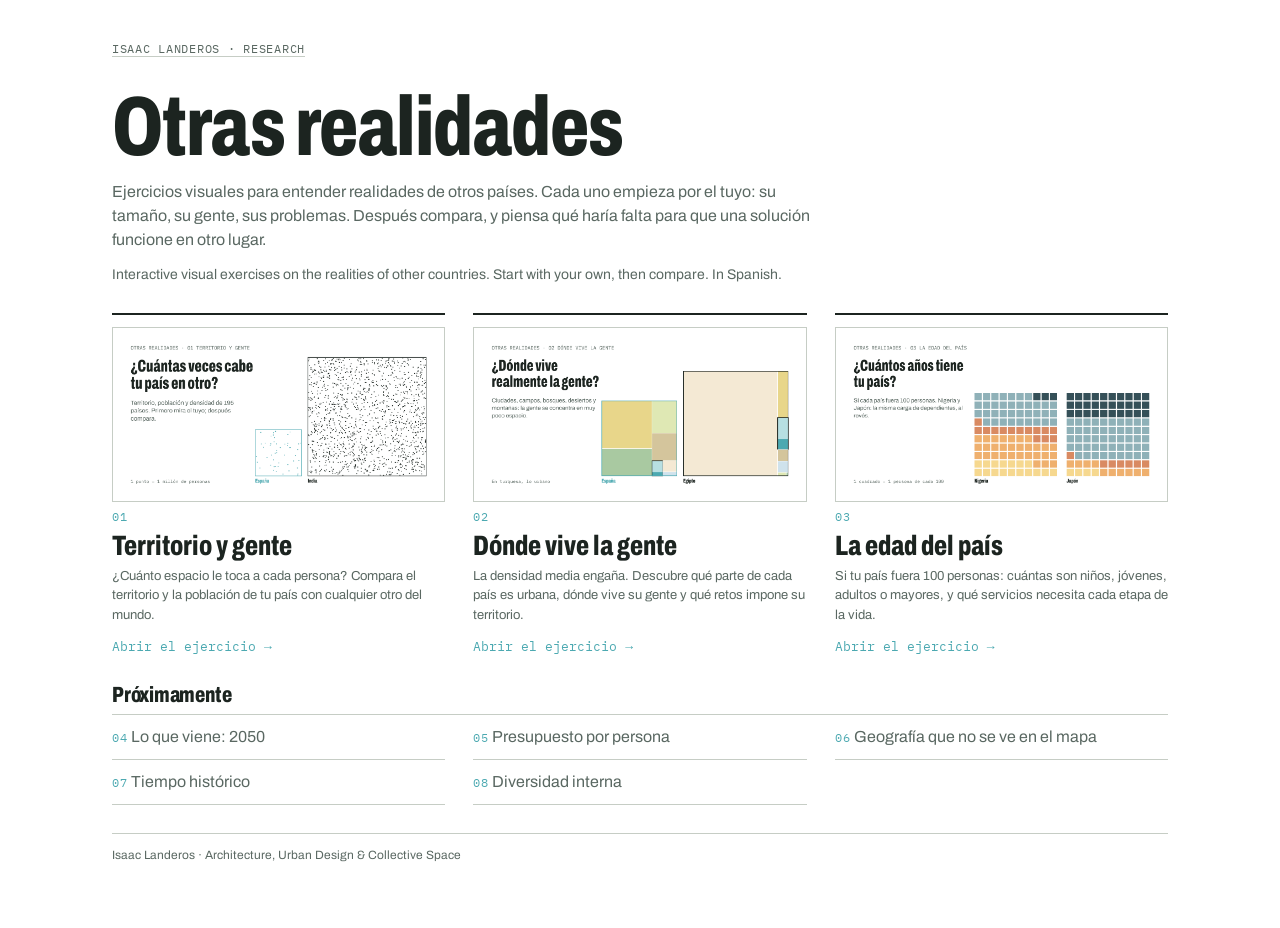
<file: index.html>
<!doctype html>
<html lang="es"><head><meta charset="utf-8">
<meta name="viewport" content="width=device-width, initial-scale=1, viewport-fit=cover">
<title>Otras realidades · Isaac Landeros</title>
<meta name="description" content="Ejercicios visuales para entender realidades de otros países. Cada uno empieza por el tuyo: su tamaño, su gente, sus problemas. Después compara, y piensa qué haría falta para que una solución funcione en otro lugar.">
<meta property="og:title" content="Otras realidades">
<meta property="og:description" content="Interactive visual exercises on the realities of other countries. Start with your own, then compare. In Spanish.">
<meta property="og:type" content="website"><meta property="og:url" content="https://isaac-landeros.github.io/otras-realidades/">
<meta property="og:image" content="https://isaac-landeros.github.io/otras-realidades/og.png"><meta property="og:image:width" content="1200"><meta property="og:image:height" content="630">
<meta name="twitter:card" content="summary_large_image"><link rel="canonical" href="https://isaac-landeros.github.io/otras-realidades/">
<link rel="stylesheet" href="shared/css/theme.css"><link rel="stylesheet" href="shared/css/base.css">
<style>
  body{height:auto}
  main{max-width:68rem; margin:0 auto; padding-block:40px 64px; padding-left:max(16px,env(safe-area-inset-left,0px)); padding-right:max(16px,env(safe-area-inset-right,0px)); display:grid; gap:28px}
  header{display:grid; gap:12px; max-width:44rem}
  header h1{font-size:clamp(44px,8vw,84px)}
  .en{font-size:14px; color:var(--c-muted)}
  ul{list-style:none; margin:0; padding:0}
  .cards{display:grid; grid-template-columns:repeat(auto-fill,minmax(min(100%,300px),1fr)); gap:28px}
  .card{display:flex; flex-direction:column; gap:6px; color:inherit; text-decoration:none; border-top:2px solid var(--c-ink); padding-top:12px; height:100%}
  .card img{width:100%; height:auto; aspect-ratio:1200/630; object-fit:cover; border:1px solid var(--c-rule); background:var(--c-panel)}
  .card b{font-family:var(--f-display); font-stretch:var(--display-stretch); font-weight:var(--display-weight); font-size:28px; line-height:1.02}
  .card .go{margin-top:auto; padding-top:6px; font-family:var(--f-mono); font-size:13px; color:var(--c-home)}
  .card:hover b{color:var(--c-home)}
  .card:focus-visible{outline:2px solid var(--c-home); outline-offset:4px}
  .prox h2{font-size:22px; margin-bottom:8px}
  .prox ul{display:grid; grid-template-columns:repeat(auto-fill,minmax(min(100%,260px),1fr)); gap:0 28px; border-top:1px solid var(--c-rule)}
  .prox li{padding:10px 0; border-bottom:1px solid var(--c-rule); color:var(--c-muted)}
  footer{font-size:12px; color:var(--c-muted); border-top:1px solid var(--c-rule); padding-top:12px}
</style>
</head><body><main>
<div class="brand"><a class="back" href="https://www.isaaclanderos.com/research">Isaac Landeros · Research</a></div>
<header>
  <h1>Otras realidades</h1>
  <p class="lede">Ejercicios visuales para entender realidades de otros países. Cada uno empieza por el tuyo: su tamaño, su gente, sus problemas. Después compara, y piensa qué haría falta para que una solución funcione en otro lugar.</p>
  <p class="en" lang="en">Interactive visual exercises on the realities of other countries. Start with your own, then compare. In Spanish.</p>
</header>

<ul class="cards"><li><a class="card" href="./01-territorio/">
      <img src="./01-territorio/og.png" alt="" width="1200" height="630" loading="lazy">
      <span class="eyebrow">01</span><b>Territorio y gente</b><span class="small">¿Cuánto espacio le toca a cada persona? Compara el territorio y la población de tu país con cualquier otro del mundo.</span>
      <span class="go">Abrir el ejercicio →</span></a></li><li><a class="card" href="./02-donde-vive/">
      <img src="./02-donde-vive/og.png" alt="" width="1200" height="630" loading="lazy">
      <span class="eyebrow">02</span><b>Dónde vive la gente</b><span class="small">La densidad media engaña. Descubre qué parte de cada país es urbana, dónde vive su gente y qué retos impone su territorio.</span>
      <span class="go">Abrir el ejercicio →</span></a></li><li><a class="card" href="./03-edad/">
      <img src="./03-edad/og.png" alt="" width="1200" height="630" loading="lazy">
      <span class="eyebrow">03</span><b>La edad del país</b><span class="small">Si tu país fuera 100 personas: cuántas son niños, jóvenes, adultos o mayores, y qué servicios necesita cada etapa de la vida.</span>
      <span class="go">Abrir el ejercicio →</span></a></li></ul>
<section class="prox"><h2>Próximamente</h2><ul><li><span class="eyebrow">04</span> Lo que viene: 2050</li><li><span class="eyebrow">05</span> Presupuesto por persona</li><li><span class="eyebrow">06</span> Geografía que no se ve en el mapa</li><li><span class="eyebrow">07</span> Tiempo histórico</li><li><span class="eyebrow">08</span> Diversidad interna</li></ul></section>
<footer>Isaac Landeros · Architecture, Urban Design &amp; Collective Space</footer>
</main></body></html>
</file>
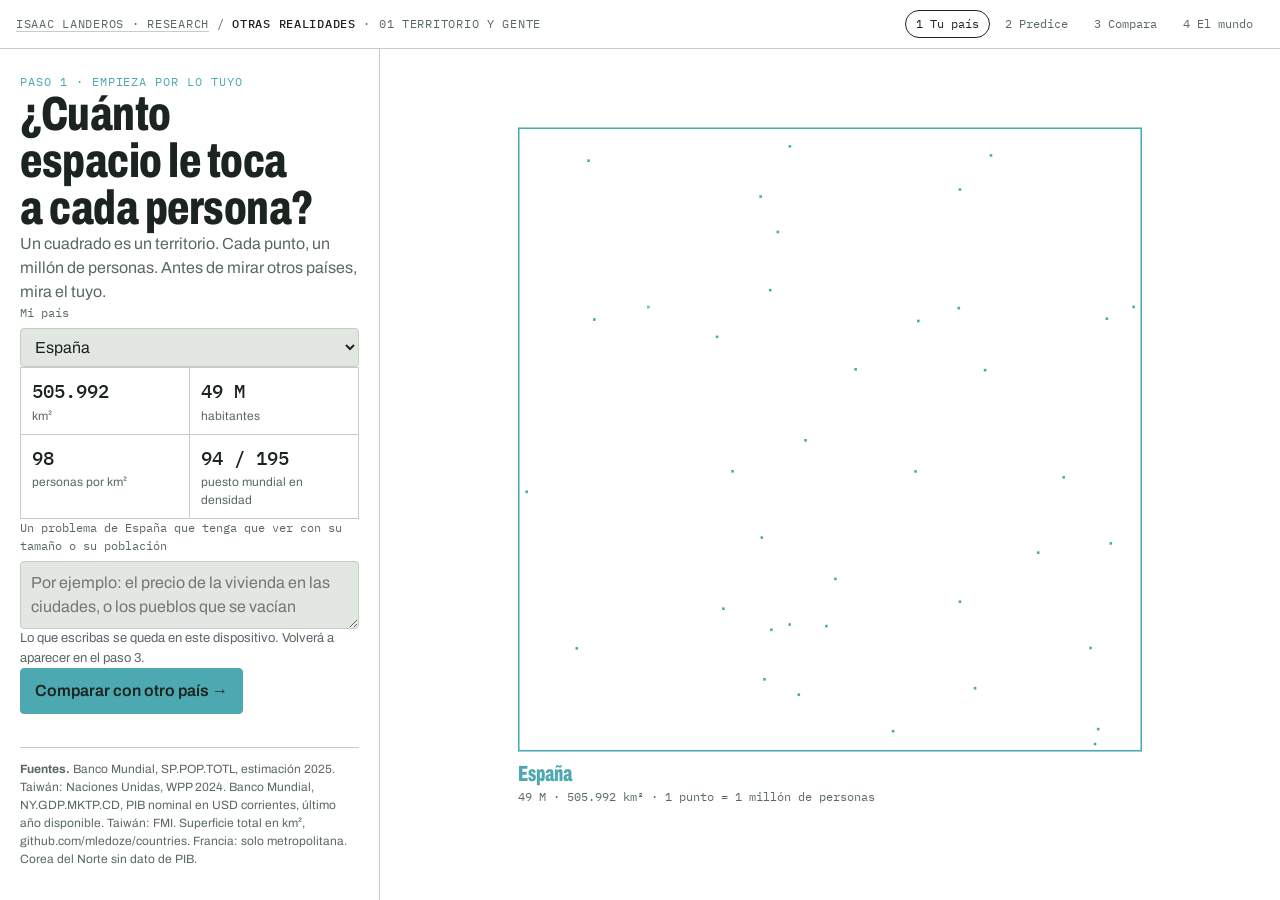
<file: 01-territorio/index.html>
<!doctype html>
<html lang="es">
<head>
<meta charset="utf-8">
<meta name="viewport" content="width=device-width, initial-scale=1, viewport-fit=cover">
<title>Territorio y gente · Otras realidades</title>
<meta name="description" content="¿Cuánto espacio le toca a cada persona? Compara el territorio y la población de tu país con cualquier otro del mundo.">
<!-- Vista previa al compartir el enlace (rellenar al publicar) -->
<meta property="og:title" content="¿Cuántas veces cabe tu país en otro?">
<meta property="og:description" content="Territorio y gente · Otras realidades, ejercicio 01">
<meta property="og:type" content="website">
<meta property="og:url" content="https://isaac-landeros.github.io/otras-realidades/01-territorio/">
<meta property="og:image" content="https://isaac-landeros.github.io/otras-realidades/01-territorio/og.png">
<meta property="og:image:width" content="1200">
<meta property="og:image:height" content="630">
<meta name="twitter:card" content="summary_large_image">
<link rel="canonical" href="https://isaac-landeros.github.io/otras-realidades/01-territorio/">
<link rel="preload" href="../shared/fonts/archivo-var.woff2" as="font" type="font/woff2" crossorigin>
<link rel="stylesheet" href="../shared/css/theme.css">
<link rel="stylesheet" href="../shared/css/base.css">
</head>
<body>

<!-- ================= MODO INTERACTIVO ================= -->
<div class="app" id="app">
  <header class="bar">
    <div class="brand"><a class="back" href="https://www.isaaclanderos.com/research" title="Volver a Research">Isaac Landeros · Research</a> / <b>Otras realidades</b> · 01 Territorio y gente</div>
    <nav class="steps" aria-label="Pasos">
      <button data-go="home">1 Tu país</button>
      <button data-go="guess">2 Predice</button>
      <button data-go="reveal">3 Compara</button>
      <button data-go="world">4 El mundo</button>
    </nav>
  </header>

  <div class="main" id="main">
    <aside class="panel" id="panel">

      <!-- Escena 1 -->
      <section data-scene="home">
        <div class="eyebrow">Paso 1 · Empieza por lo tuyo</div>
        <h1>¿Cuánto espacio le toca a cada persona?</h1>
        <p class="lede">Un cuadrado es un territorio. Cada punto, un millón de personas. Antes de mirar otros países, mira el tuyo.</p>
        <label class="field"><span>Mi país</span><select id="home"></select></label>
        <div class="tiles" id="homeTiles"></div>
        <label class="field"><span id="problemLabel">Un problema de mi país que tenga que ver con su tamaño o su población</span>
          <textarea id="problem" placeholder="Por ejemplo: el precio de la vivienda en las ciudades, o los pueblos que se vacían"></textarea></label>
        <p class="small">Lo que escribas se queda en este dispositivo. Volverá a aparecer en el paso 3.</p>
        <div class="actions"><button class="btn btn-primary" data-go="guess">Comparar con otro país →</button></div>
      </section>

      <!-- Escena 2 -->
      <section data-scene="guess" hidden>
        <div class="eyebrow">Paso 2 · Antes de mirar, predice</div>
        <p class="notice" id="sharedNotice" hidden></p>
        <h2 id="guessTitle"></h2>
        <div class="row">
          <label class="field"><span>Comparar con</span><select id="other"></select></label>
          <div style="flex:0 0 auto"><button class="btn btn-ghost" id="random">Sorpréndeme</button></div>
        </div>
        <label class="field"><span id="gaLabel"></span><output id="gaOut"></output>
          <input type="range" id="ga" min="-3" max="3" step="0.01" value="0"></label>
        <label class="field"><span id="gpLabel"></span><output id="gpOut"></output>
          <input type="range" id="gp" min="-3" max="3" step="0.01" value="0"></label>
        <p class="small">El cuadrado de la derecha es tu predicción. Muévelo hasta que te parezca correcto.</p>
        <div class="actions"><button class="btn btn-primary" id="revealBtn">Revelar</button></div>
      </section>

      <!-- Escena 3 -->
      <section data-scene="reveal" hidden>
        <div class="eyebrow">Paso 3 · Compara</div>
        <h2 id="revealTitle"></h2>
        <div class="verdict" id="verdict"></div>
        <div id="equiv" class="small"></div>
        <p class="prompt" id="reflect"></p>
        <div class="actions">
          <button class="btn btn-primary" id="shareImg">Guardar imagen</button>
          <button class="btn" id="copyLink">Copiar enlace</button>
        </div>
        <div class="actions">
          <button class="btn btn-ghost" data-go="guess">Otro país</button>
          <button class="btn btn-ghost" data-go="world">Ver el mundo</button>
          <button class="btn btn-ghost" id="toReel">Versión para Reels</button>
        </div>
      </section>

      <!-- Escena 4 -->
      <section data-scene="world" hidden>
        <div class="eyebrow">Paso 4 · El mundo</div>
        <h2>El mundo frente a <span class="home-name" id="worldHome"></span></h2>
        <label class="field"><span>Comparar todos con</span><select id="home2"></select></label>
        <p class="legend-line"><i class="sw-home"></i><span id="worldLegend"></span></p>
        <h3 class="sub" id="viewTitle">Muestra diversa</h3>
        <div class="row">
          <label class="field"><span>Qué países ver</span><select id="view">
            <option value="sample">Muestra diversa (40)</option>
            <option value="gdp">Top 30 por PIB</option>
            <option value="pop">Top 30 por población</option>
            <option value="all">Todos (195)</option></select></label>
          <label class="field"><span>Continente</span><select id="cont"><option value="">Todos</option></select></label>
          <label class="field"><span>Ordenar por</span><select id="sort">
            <option value="cont">Continente</option><option value="d">Densidad</option>
            <option value="p">Población</option><option value="a">Territorio</option></select></label>
        </div>
        <div class="tiles" id="covTiles"></div>
        <div class="tiles five" id="contTiles"></div>
        <p class="small" id="viewNote"></p>
        <p class="small" id="worldHelp"></p>
      </section>

      <footer class="sources" id="sources"></footer>
    </aside>

    <div class="stage" id="stage" aria-label="Visualización">
      <div class="stage-tag" id="stageTag" hidden><i class="sw-home"></i><span id="stageTagText"></span></div>
    </div>
  </div>
</div>

<!-- ================= MODO EXPORTACIÓN ================= -->
<div class="export" id="export" hidden>
  <div class="tools">
    <button class="btn btn-ghost" id="exBack">← Volver</button>
    <select id="exFormat" aria-label="Formato">
      <option value="reel">Reel 1080×1920</option>
      <option value="post">Publicación 1080×1350</option>
    </select>
    <select id="exTheme" aria-label="Tema">
      <option value="light">Claro</option><option value="dark">Oscuro</option>
    </select>
    <button class="btn" id="exPlay">Reproducir</button>
    <button class="btn btn-primary" id="exRec">Grabar vídeo</button>
    <button class="btn" id="exPng">Guardar fotograma</button>
    <span class="small" id="exInfo"></span>
  </div>
  <div class="frame" id="exFrame"></div>
</div>

<script src="../shared/lib/p5.min.js"></script>
<script src="../shared/data/countries.js"></script>
<script src="../shared/js/core.js"></script>
<script src="sketch.js"></script>
</body>
</html>
</file>
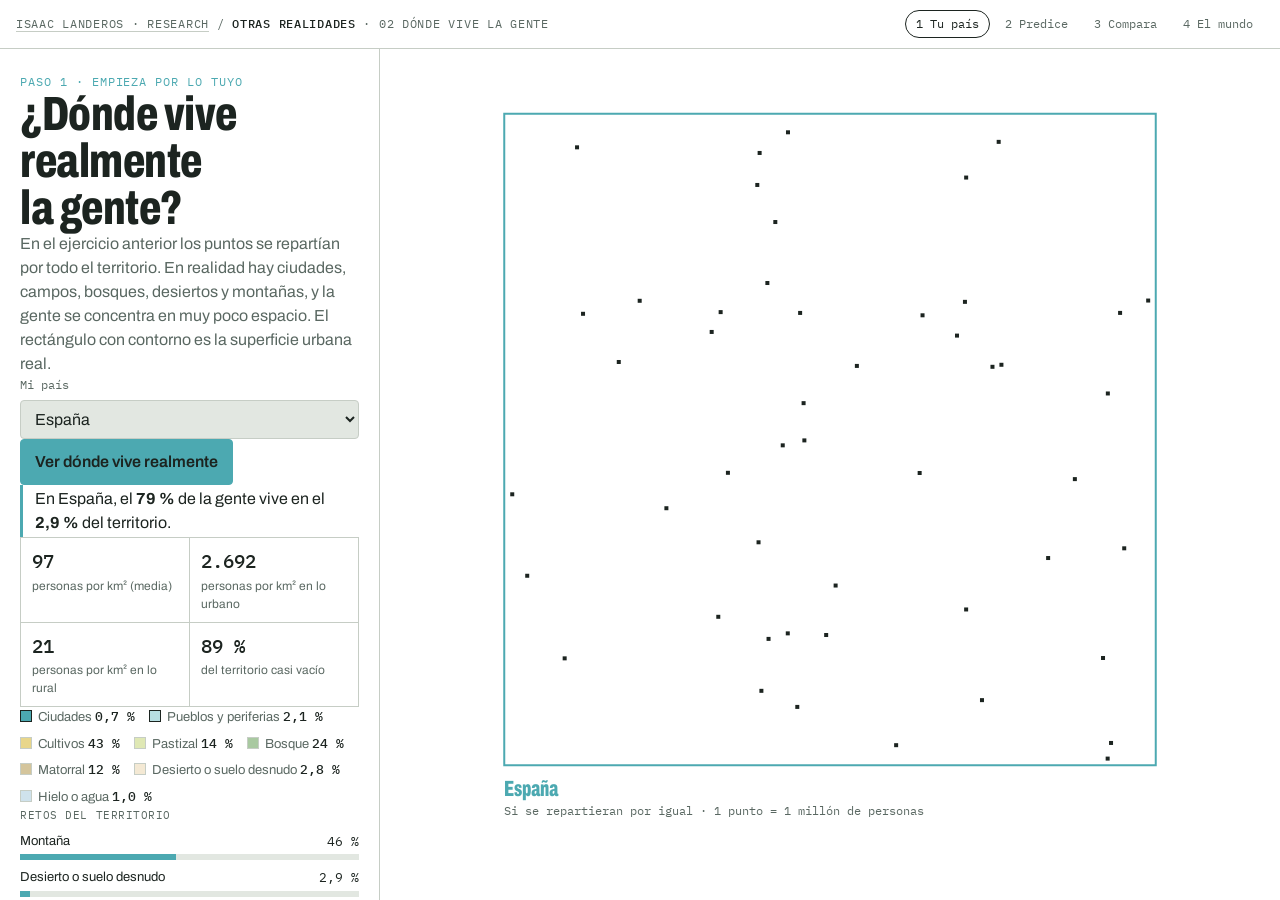
<file: 02-donde-vive/index.html>
<!doctype html>
<html lang="es">
<head>
<meta charset="utf-8">
<meta name="viewport" content="width=device-width, initial-scale=1, viewport-fit=cover">
<title>Dónde vive la gente · Otras realidades</title>
<meta name="description" content="La densidad media engaña. Descubre qué parte de cada país es urbana, dónde vive su gente y qué retos impone su territorio.">
<!-- Vista previa al compartir el enlace (tools/preparar-publicacion.py completa og:url y og:image) -->
<meta property="og:title" content="¿Dónde vive realmente la gente?">
<meta property="og:description" content="Dónde vive la gente · Otras realidades, ejercicio 02">
<meta property="og:type" content="website">
<meta property="og:url" content="https://isaac-landeros.github.io/otras-realidades/02-donde-vive/">
<meta property="og:image" content="https://isaac-landeros.github.io/otras-realidades/02-donde-vive/og.png">
<meta property="og:image:width" content="1200">
<meta property="og:image:height" content="630">
<meta name="twitter:card" content="summary_large_image">
<link rel="canonical" href="https://isaac-landeros.github.io/otras-realidades/02-donde-vive/">
<link rel="preload" href="../shared/fonts/archivo-var.woff2" as="font" type="font/woff2" crossorigin>
<link rel="stylesheet" href="../shared/css/theme.css">
<link rel="stylesheet" href="../shared/css/base.css">
</head>
<body>

<!-- ================= MODO INTERACTIVO ================= -->
<div class="app" id="app">
  <header class="bar">
    <div class="brand"><a class="back" href="https://www.isaaclanderos.com/research" title="Volver a Research">Isaac Landeros · Research</a> / <b>Otras realidades</b> · 02 Dónde vive la gente</div>
    <nav class="steps" aria-label="Pasos">
      <button data-go="home">1 Tu país</button>
      <button data-go="guess">2 Predice</button>
      <button data-go="reveal">3 Compara</button>
      <button data-go="world">4 El mundo</button>
    </nav>
  </header>

  <div class="main" id="main">
    <aside class="panel" id="panel">

      <!-- Escena 1 -->
      <section data-scene="home">
        <div class="eyebrow">Paso 1 · Empieza por lo tuyo</div>
        <h1>¿Dónde vive realmente la gente?</h1>
        <p class="lede" id="homeLede"></p>
        <label class="field"><span>Mi país</span><select id="home"></select></label>
        <div class="actions"><button class="btn btn-primary" id="morphBtn"></button></div>
        <p class="prompt" id="homeLine"></p>
        <div class="tiles" id="homeTiles"></div>
        <div class="land-legend" id="homeLegend"></div>
        <div class="retos" id="homeRetos"></div>
        <p class="prompt" id="homePrompt"></p>
        <div class="actions"><button class="btn" data-go="guess">Comparar con otro país →</button></div>
      </section>

      <!-- Escena 2 -->
      <section data-scene="guess" hidden>
        <div class="eyebrow">Paso 2 · Antes de mirar, predice</div>
        <p class="notice" id="sharedNotice" hidden></p>
        <h2 id="guessTitle"></h2>
        <div class="row">
          <label class="field"><span>Comparar con</span><select id="other"></select></label>
          <div style="flex:0 0 auto"><button class="btn btn-ghost" id="random">Sorpréndeme</button></div>
        </div>
        <label class="field"><span id="gaLabel"></span><output id="gaOut"></output>
          <input type="range" id="ga" min="0" max="1" step="0.005"></label>
        <label class="field"><span id="gpLabel"></span><output id="gpOut"></output>
          <input type="range" id="gp" min="0" max="100" step="1"></label>
        <p class="small" id="guessHelp"></p>
        <div class="actions"><button class="btn btn-primary" id="revealBtn">Revelar</button></div>
        <div class="land-legend" id="guessLegend"></div>
      </section>

      <!-- Escena 3 -->
      <section data-scene="reveal" hidden>
        <div class="eyebrow">Paso 3 · Compara</div>
        <h2 id="revealTitle"></h2>
        <div class="verdict" id="verdict"></div>
        <div class="retos" id="cmpRetos"></div>
        <p class="prompt" id="reflect"></p>
        <div class="actions">
          <button class="btn btn-primary" id="shareImg">Guardar imagen</button>
          <button class="btn" id="copyLink">Copiar enlace</button>
        </div>
        <div class="actions">
          <button class="btn btn-ghost" data-go="guess">Otro país</button>
          <button class="btn btn-ghost" data-go="world">Ver el mundo</button>
          <button class="btn btn-ghost" id="toReel">Versión para Reels</button>
        </div>
      </section>

      <!-- Escena 4 -->
      <section data-scene="world" hidden>
        <div class="eyebrow">Paso 4 · El mundo</div>
        <h2>El mundo frente a <span class="home-name" id="worldHome"></span></h2>
        <label class="field"><span>Comparar todos con</span><select id="home2"></select></label>
        <p class="legend-line"><span class="swatch urb" style="background:var(--c-home)"></span><span id="worldLegend"></span></p>
        <div class="row">
          <label class="field"><span>Qué países ver</span><select id="view"></select></label>
          <label class="field"><span>Continente</span><select id="cont"><option value="">Todos</option></select></label>
          <label class="field"><span>Ordenar por</span><select id="sort"></select></label>
        </div>
        <div class="land-legend" id="worldLand"></div>
        <p class="small" id="worldHelp"></p>
      </section>

      <footer class="sources" id="sources"></footer>
    </aside>

    <div class="stage" id="stage" aria-label="Visualización">
      <div class="stage-tag" id="stageTag" hidden><span class="swatch urb" style="background:var(--c-home)"></span><span id="stageTagText"></span></div>
    </div>
  </div>
</div>

<!-- ================= MODO EXPORTACIÓN ================= -->
<div class="export" id="export" hidden>
  <div class="tools">
    <button class="btn btn-ghost" id="exBack">← Volver</button>
    <select id="exFormat" aria-label="Formato">
      <option value="reel">Reel 1080×1920</option>
      <option value="post">Publicación 1080×1350</option>
    </select>
    <select id="exTheme" aria-label="Tema">
      <option value="light">Claro</option><option value="dark">Oscuro</option>
    </select>
    <button class="btn" id="exPlay">Reproducir</button>
    <button class="btn btn-primary" id="exRec">Grabar vídeo</button>
    <button class="btn" id="exPng">Guardar fotograma</button>
    <span class="small" id="exInfo"></span>
  </div>
  <div class="frame" id="exFrame"></div>
</div>

<script src="../shared/lib/p5.min.js"></script>
<script src="../shared/data/countries.js"></script>
<script src="../shared/js/core.js"></script>
<script src="sketch.js"></script>
</body>
</html>
</file>
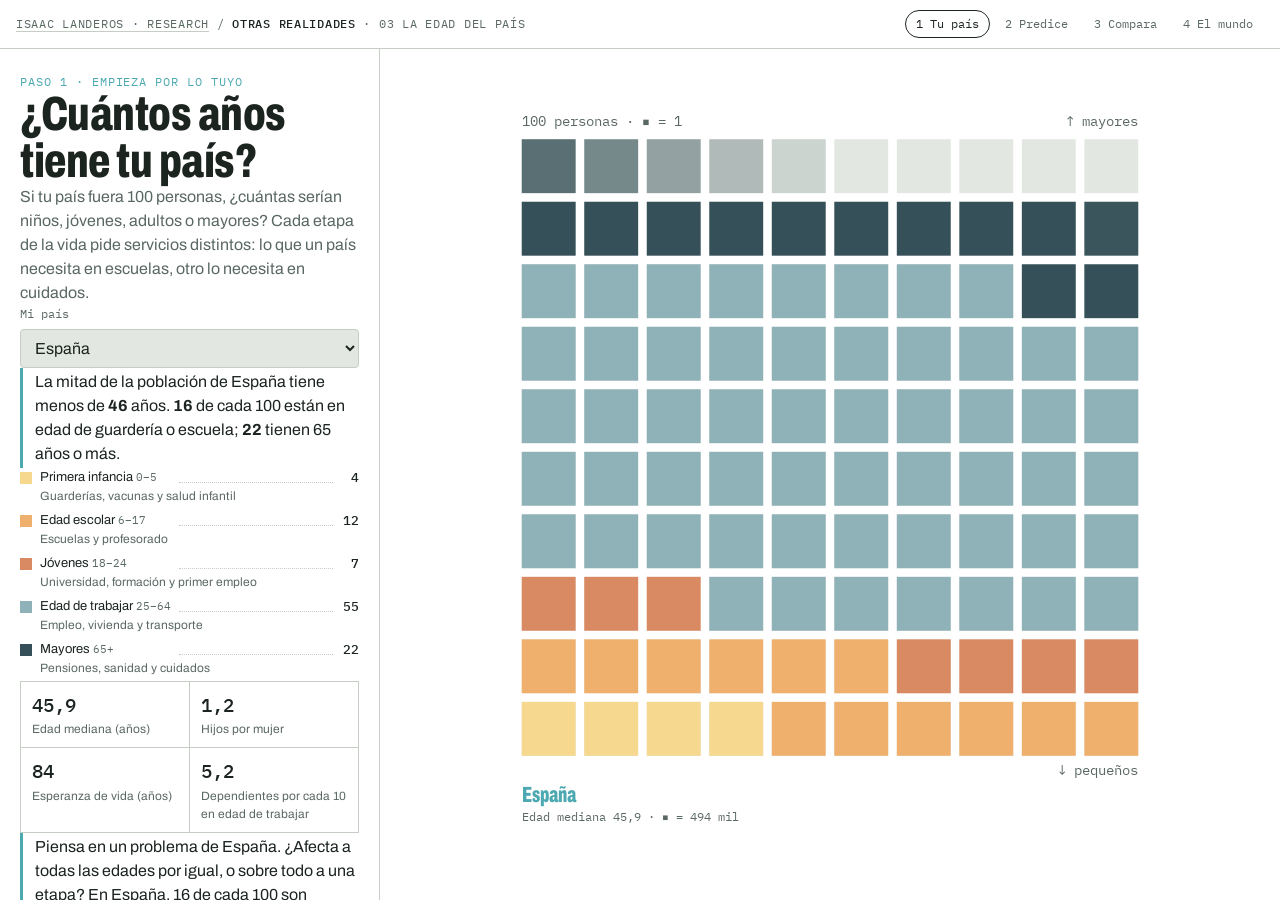
<file: 03-edad/index.html>
<!doctype html>
<html lang="es">
<head>
<meta charset="utf-8">
<meta name="viewport" content="width=device-width, initial-scale=1, viewport-fit=cover">
<title>La edad del país · Otras realidades</title>
<meta name="description" content="Si tu país fuera 100 personas: cuántas son niños, jóvenes, adultos o mayores, y qué servicios necesita cada etapa de la vida.">
<!-- Vista previa al compartir el enlace (tools/preparar-publicacion.py completa og:url y og:image) -->
<meta property="og:title" content="¿Cuántos años tiene tu país?">
<meta property="og:description" content="La edad del país · Otras realidades, ejercicio 03">
<meta property="og:type" content="website">
<meta property="og:url" content="https://isaac-landeros.github.io/otras-realidades/03-edad/">
<meta property="og:image" content="https://isaac-landeros.github.io/otras-realidades/03-edad/og.png">
<meta property="og:image:width" content="1200">
<meta property="og:image:height" content="630">
<meta name="twitter:card" content="summary_large_image">
<link rel="canonical" href="https://isaac-landeros.github.io/otras-realidades/03-edad/">
<link rel="preload" href="../shared/fonts/archivo-var.woff2" as="font" type="font/woff2" crossorigin>
<link rel="stylesheet" href="../shared/css/theme.css">
<link rel="stylesheet" href="../shared/css/base.css">
</head>
<body>

<!-- ================= MODO INTERACTIVO ================= -->
<div class="app" id="app">
  <header class="bar">
    <div class="brand"><a class="back" href="https://www.isaaclanderos.com/research" title="Volver a Research">Isaac Landeros · Research</a> / <b>Otras realidades</b> · 03 La edad del país</div>
    <nav class="steps" aria-label="Pasos">
      <button data-go="home">1 Tu país</button>
      <button data-go="guess">2 Predice</button>
      <button data-go="reveal">3 Compara</button>
      <button data-go="world">4 El mundo</button>
    </nav>
  </header>

  <div class="main" id="main">
    <aside class="panel" id="panel">

      <!-- Escena 1 -->
      <section data-scene="home">
        <div class="eyebrow">Paso 1 · Empieza por lo tuyo</div>
        <h1>¿Cuántos años tiene tu país?</h1>
        <p class="lede" id="homeLede"></p>
        <label class="field"><span>Mi país</span><select id="home"></select></label>
        <p class="prompt" id="homeLine"></p>
        <div class="etapas" id="homeEtapas"></div>
        <div class="tiles" id="homeTiles"></div>
        <p class="prompt" id="homePrompt"></p>
        <div class="actions"><button class="btn btn-primary" data-go="guess">Comparar con otro país →</button></div>
      </section>

      <!-- Escena 2 -->
      <section data-scene="guess" hidden>
        <div class="eyebrow">Paso 2 · Antes de mirar, predice</div>
        <p class="notice" id="sharedNotice" hidden></p>
        <h2 id="guessTitle"></h2>
        <div class="row">
          <label class="field"><span>Comparar con</span><select id="other"></select></label>
          <div style="flex:0 0 auto"><button class="btn btn-ghost" id="random">Sorpréndeme</button></div>
        </div>
        <label class="field"><span id="gyLabel"></span><output id="gyOut"></output>
          <input type="range" id="gy" min="0" max="70" step="1"></label>
        <label class="field"><span id="gmLabel"></span><output id="gmOut"></output>
          <input type="range" id="gm" min="0" max="40" step="1"></label>
        <p class="small" id="guessHelp"></p>
        <div class="actions"><button class="btn btn-primary" id="revealBtn">Revelar</button></div>
        <div class="land-legend" id="guessLegend"></div>
      </section>

      <!-- Escena 3 -->
      <section data-scene="reveal" hidden>
        <div class="eyebrow">Paso 3 · Compara</div>
        <h2 id="revealTitle"></h2>
        <div class="verdict" id="verdict"></div>
        <div class="etapas duo" id="cmpEtapas"></div>
        <div class="retos" id="cmpInd"></div>
        <p class="small" id="equiv"></p>
        <p class="prompt" id="reflect"></p>
        <div class="actions">
          <button class="btn btn-primary" id="shareImg">Guardar imagen</button>
          <button class="btn" id="copyLink">Copiar enlace</button>
        </div>
        <div class="actions">
          <button class="btn btn-ghost" data-go="guess">Otro país</button>
          <button class="btn btn-ghost" data-go="world">Ver el mundo</button>
          <button class="btn btn-ghost" id="toReel">Versión para Reels</button>
        </div>
      </section>

      <!-- Escena 4 -->
      <section data-scene="world" hidden>
        <div class="eyebrow">Paso 4 · El mundo</div>
        <h2>El mundo frente a <span class="home-name" id="worldHome"></span></h2>
        <label class="field"><span>Comparar todos con</span><select id="home2"></select></label>
        <p class="legend-line"><span class="swatch urb" style="background:var(--c-home)"></span><span id="worldLegend"></span></p>
        <div class="row">
          <label class="field"><span>Qué países ver</span><select id="view"></select></label>
          <label class="field"><span>Continente</span><select id="cont"><option value="">Todos</option></select></label>
          <label class="field"><span>Ordenar por</span><select id="sort"></select></label>
        </div>
        <div class="land-legend" id="worldLegendColors"></div>
        <p class="small" id="worldHelp"></p>
      </section>

      <footer class="sources" id="sources"></footer>
    </aside>

    <div class="stage" id="stage" aria-label="Visualización">
      <div class="stage-tag" id="stageTag" hidden><span class="swatch urb" style="background:var(--c-home)"></span><span id="stageTagText"></span></div>
    </div>
  </div>
</div>

<!-- ================= MODO EXPORTACIÓN ================= -->
<div class="export" id="export" hidden>
  <div class="tools">
    <button class="btn btn-ghost" id="exBack">← Volver</button>
    <select id="exFormat" aria-label="Formato">
      <option value="reel">Reel 1080×1920</option>
      <option value="post">Publicación 1080×1350</option>
    </select>
    <select id="exTheme" aria-label="Tema">
      <option value="light">Claro</option><option value="dark">Oscuro</option>
    </select>
    <button class="btn" id="exPlay">Reproducir</button>
    <button class="btn btn-primary" id="exRec">Grabar vídeo</button>
    <button class="btn" id="exPng">Guardar fotograma</button>
    <span class="small" id="exInfo"></span>
  </div>
  <div class="frame" id="exFrame"></div>
</div>

<script src="../shared/lib/p5.min.js"></script>
<script src="../shared/data/countries.js"></script>
<script src="../shared/js/core.js"></script>
<script src="sketch.js"></script>
</body>
</html>
</file>
<file: shared/css/theme.css>
/* ==========================================================================
   OTRAS REALIDADES · TEMA VISUAL
   --------------------------------------------------------------------------
   Este es el ÚNICO archivo que hay que editar para cambiar colores y fuentes
   de toda la serie. Los sketches de p5.js leen estas variables al dibujar,
   así que el lienzo, los textos y las imágenes exportadas cambian a la vez.

   Para cambiar de tipografía:
     1. Copia los archivos .woff2 nuevos en shared/fonts/
     2. Cambia las reglas @font-face de abajo
     3. Cambia --f-display / --f-body / --f-mono
   (Alternativa rápida: sustituye los @font-face por un <link> de Google
    Fonts en cada index.html y escribe aquí los nombres de las familias.)
   ========================================================================== */

/* ---------- Fuentes ---------- */
@font-face{
  font-family:"Archivo";
  src:url("../fonts/archivo-var.woff2") format("woff2");
  font-weight:100 900; font-stretch:62% 125%; font-display:swap;
}
@font-face{
  font-family:"IBM Plex Mono";
  src:url("../fonts/ibm-plex-mono-400.woff2") format("woff2");
  font-weight:400; font-display:swap;
}
@font-face{
  font-family:"IBM Plex Mono";
  src:url("../fonts/ibm-plex-mono-500.woff2") format("woff2");
  font-weight:500; font-display:swap;
}

:root{
  /* Familias */
  --f-display:"Archivo", "Helvetica Neue", Arial, sans-serif;   /* títulos y cifras grandes */
  --f-body:"Archivo", "Helvetica Neue", Arial, sans-serif;      /* texto corrido */
  --f-mono:"IBM Plex Mono", ui-monospace, Menlo, monospace;     /* datos, etiquetas */

  /* Carácter de los títulos (anchura y peso de la fuente variable) */
  --display-stretch:72%;
  --display-weight:800;

  /* ---------- Colores · tema claro ---------- */
  --c-paper:#ffffff;   /* fondo */
  --c-panel:#e2e7e1;   /* superficies, selección */
  --c-ink:#1c2420;     /* texto y contornos */
  --c-muted:#5a6862;   /* texto secundario */
  --c-rule:#c6cdc5;    /* líneas finas */
  --c-home:#4ca9b1;    /* TU país: acento principal */
  --c-dot:#1c2420;     /* puntos de población del otro país */
  --c-on-home:#1c2420; /* texto sobre el acento (oscuro: el blanco no se lee sobre #4ca9b1) */

  /* Ejercicio 02 · urbano */
  --c-city:#4ca9b1;    /* ciudades */
  --c-town:#b7dfe2;    /* pueblos y periferias */
  /* Ejercicio 02 · rural (cobertura del suelo) */
  --c-crop:#e8d68a;    /* cultivos */
  --c-pasture:#dfe8b4; /* pastizal */
  --c-forest:#a9c9a1;  /* bosque */
  --c-shrub:#d4c59c;   /* matorral */
  --c-desert:#f4e9d4;  /* desierto o suelo desnudo */
  --c-icewater:#cfe2ec;/* hielo o agua */
  /* Ejercicio 03 · etapas de vida (cálidos = menores, frío = edad de trabajar, oscuro = mayores) */
  --c-age-infancia:#f6d88f; /* 0–5 */
  --c-age-escolar:#efb06e;  /* 6–17 */
  --c-age-jovenes:#d98a62;  /* 18–24 */
  --c-age-trabajo:#8fb1b8;  /* 25–64 */
  --c-age-mayores:#355058;  /* 65+ */
}

/* ---------- Colores · tema oscuro ---------- */
@media (prefers-color-scheme: dark){
  :root:not([data-theme="light"]){
    --c-paper:#131816; --c-panel:#1b2220; --c-ink:#e4eae5; --c-muted:#91a098;
    --c-rule:#2d3733; --c-home:#4ca9b1; --c-dot:#dbe4de; --c-on-home:#131816;
    --c-city:#4ca9b1; --c-town:#2a5558;
    --c-crop:#6b5d2a; --c-pasture:#4a5530; --c-forest:#2f4a35; --c-shrub:#5a4f36; --c-desert:#3a352b; --c-icewater:#2c4450;
    --c-age-infancia:#e9c56e; --c-age-escolar:#d99552; --c-age-jovenes:#c0704c; --c-age-trabajo:#5d8790; --c-age-mayores:#b9cdd2;
    color-scheme:dark;
  }
}
:root[data-theme="dark"]{
  --c-paper:#131816; --c-panel:#1b2220; --c-ink:#e4eae5; --c-muted:#91a098;
  --c-rule:#2d3733; --c-home:#4ca9b1; --c-dot:#dbe4de; --c-on-home:#131816;
  --c-city:#4ca9b1; --c-town:#2a5558;
  --c-crop:#6b5d2a; --c-pasture:#4a5530; --c-forest:#2f4a35; --c-shrub:#5a4f36; --c-desert:#3a352b; --c-icewater:#2c4450;
  --c-age-infancia:#e9c56e; --c-age-escolar:#d99552; --c-age-jovenes:#c0704c; --c-age-trabajo:#5d8790; --c-age-mayores:#b9cdd2;
  color-scheme:dark;
}
</file>
<file: shared/css/base.css>
/* ==========================================================================
   OTRAS REALIDADES · ESTRUCTURA COMÚN
   Maquetación y componentes compartidos por todos los ejercicios.
   No contiene colores ni fuentes: todo sale de theme.css.
   ========================================================================== */

*,*::before,*::after{box-sizing:border-box}
html,body{height:100%;margin:0}
body{
  background:var(--c-paper); color:var(--c-ink);
  font-family:var(--f-body); font-size:16px; line-height:1.5;
  -webkit-font-smoothing:antialiased;
}
[hidden]{display:none !important}
button,select,input,textarea{font:inherit;color:inherit}

/* ---------- Aplicación a pantalla completa ---------- */
.app{
  height:100dvh; display:grid; grid-template-rows:auto 1fr;
  padding-top:env(safe-area-inset-top,0px); padding-bottom:env(safe-area-inset-bottom,0px);
}
.bar{
  display:flex; align-items:center; justify-content:space-between; gap:12px; flex-wrap:wrap;
  padding-block:10px; border-bottom:1px solid var(--c-rule);
  padding-left:max(16px,env(safe-area-inset-left,0px)); padding-right:max(16px,env(safe-area-inset-right,0px));
}
.brand{font-family:var(--f-mono); font-size:12px; letter-spacing:.06em; text-transform:uppercase; color:var(--c-muted)}
.brand b{color:var(--c-ink); font-weight:500}
.brand a.back{color:inherit; text-decoration:none; border-bottom:1px solid var(--c-rule)}
.brand a.back:hover{color:var(--c-home); border-color:var(--c-home)}
@media (max-width:760px){ .brand{font-size:11px} }
.steps{display:flex; gap:4px; flex-wrap:wrap}
.steps button{
  background:none; border:1px solid transparent; border-radius:999px; padding:4px 10px;
  font-family:var(--f-mono); font-size:12px; color:var(--c-muted); cursor:pointer;
}
.steps button[aria-current="step"]{border-color:var(--c-ink); color:var(--c-ink)}
.steps button:disabled{opacity:.4; cursor:default}

/* Escritorio: panel de texto a la izquierda, lienzo a la derecha.
   Móvil: lienzo arriba, panel debajo. */
.main{display:grid; grid-template-columns:minmax(300px,380px) 1fr; min-height:0}
.panel{
  overflow:auto; border-right:1px solid var(--c-rule);
  padding-block:24px 32px; padding-left:max(20px,env(safe-area-inset-left,0px)); padding-right:20px;
  display:flex; flex-direction:column; gap:16px;
}
.stage{position:relative; min-width:0; min-height:0; overflow:auto}
.stage canvas{display:block}
@media (max-width:760px){
  .main{grid-template-columns:1fr; grid-template-rows:minmax(0,52fr) minmax(0,48fr)}
  .stage{order:-1; border-bottom:1px solid var(--c-rule)}
  .panel{border-right:0; padding-block:18px 28px;
    padding-left:max(16px,env(safe-area-inset-left,0px)); padding-right:max(16px,env(safe-area-inset-right,0px))}
  .main.world{grid-template-rows:minmax(0,62fr) minmax(0,38fr)}
  .bar{gap:6px; padding-block:8px}
  .steps{width:100%; justify-content:space-between; gap:2px}
  .steps button{padding:4px 7px; font-size:11px}
}

/* ---------- Tipografía ---------- */
.eyebrow{font-family:var(--f-mono); font-size:12px; letter-spacing:.08em; text-transform:uppercase; color:var(--c-home)}
h1,h2{font-family:var(--f-display); font-weight:var(--display-weight); font-stretch:var(--display-stretch);
  line-height:.98; letter-spacing:-.01em; margin:0; text-wrap:balance}
h1{font-size:clamp(32px,4.4vw,48px)}
h2{font-size:clamp(26px,3.4vw,36px)}
p{margin:0}
.lede{color:var(--c-muted)}
.small{font-size:13px; color:var(--c-muted)}
.prompt{border-left:3px solid var(--c-home); padding:2px 0 2px 12px}

/* ---------- Controles ---------- */
.field{display:flex; flex-direction:column; gap:6px}
.field > span{font-family:var(--f-mono); font-size:12px; color:var(--c-muted)}
.field output{font-family:var(--f-mono); font-size:22px; font-weight:500; font-variant-numeric:tabular-nums; color:var(--c-ink)}
select,textarea{
  background:var(--c-panel); border:1px solid var(--c-rule); border-radius:4px; padding:9px 10px; width:100%;
}
textarea{resize:vertical; min-height:64px}
input[type=range]{width:100%; accent-color:var(--c-home)}
.row{display:flex; gap:8px; flex-wrap:wrap; align-items:end}
.row > *{flex:1 1 140px; min-width:0}
.actions{display:flex; gap:8px; flex-wrap:wrap}
.btn{
  border:1px solid var(--c-ink); background:transparent; border-radius:4px; padding:10px 14px;
  font-weight:600; cursor:pointer; text-decoration:none; display:inline-flex; align-items:center; gap:6px;
}
.btn-primary{background:var(--c-home); border-color:var(--c-home); color:var(--c-on-home)}
.btn:hover{filter:brightness(1.06)}
.btn-ghost{border-color:var(--c-rule); font-weight:500}
:focus-visible{outline:2px solid var(--c-home); outline-offset:2px}

/* ---------- Cifras ---------- */
.tiles{display:grid; grid-template-columns:repeat(2,1fr); gap:1px; background:var(--c-rule); border:1px solid var(--c-rule)}
.tiles div{background:var(--c-paper); padding:9px 11px; display:flex; flex-direction:column; gap:1px; min-width:0}
.tiles b{font-family:var(--f-mono); font-weight:500; font-size:19px; font-variant-numeric:tabular-nums}
.tiles b.zero{color:var(--c-home)}
.tiles span{font-size:12px; color:var(--c-muted)}
.tiles.five{grid-template-columns:repeat(5,1fr)}
.tiles.five b{font-size:16px}
.tiles.five span{font-size:11px}

.verdict{display:grid; gap:10px}
.verdict .line{display:grid; grid-template-columns:1fr auto auto; gap:4px 12px; align-items:baseline;
  border-bottom:1px solid var(--c-rule); padding-bottom:8px}
.verdict .k{font-size:13px; color:var(--c-muted)}
.verdict .g,.verdict .r{font-family:var(--f-mono); font-variant-numeric:tabular-nums}
.verdict .g{color:var(--c-muted); text-decoration:line-through; text-decoration-color:var(--c-rule)}
.verdict .r{font-size:20px; font-weight:500}
.verdict .msg{grid-column:1/-1; font-size:13px}

.notice{background:var(--c-panel); padding:10px 12px; border-radius:4px; font-size:14px}
.toast{position:fixed; left:50%; transform:translateX(-50%);
  bottom:calc(20px + env(safe-area-inset-bottom,0px)); background:var(--c-ink); color:var(--c-paper);
  padding:8px 14px; border-radius:4px; font-size:14px; z-index:20}

.home-name{color:var(--c-home)}
h3.sub{font-family:var(--f-display); font-size:20px; font-weight:700; margin:6px 0 0}
.sw-home{display:inline-block; flex:none; width:14px; height:14px; border:1.5px dashed var(--c-home)}
.legend-line{display:flex; gap:8px; align-items:center; font-size:14px}
.stage-tag{position:sticky; top:0; z-index:2; display:flex; gap:8px; align-items:center;
  padding:8px 12px; background:var(--c-paper); border-bottom:1px solid var(--c-rule); font-size:13px}
.stage-tag b{color:var(--c-home)}
.stage-tag{cursor:pointer}
.stage-tag u{color:var(--c-home); text-underline-offset:2px}
.land-legend{display:flex; flex-wrap:wrap; gap:6px 14px; font-size:13px; color:var(--c-muted)}
.land-legend i{display:inline-block; width:12px; height:12px; border:1px solid var(--c-rule); margin-right:6px; vertical-align:-1px}
.land-legend b{color:var(--c-ink); font-weight:500; font-family:var(--f-mono)}
/* ---------- Retos (ejercicio 02) ---------- */
.retos{display:flex; flex-direction:column; gap:8px}
.retos .head{display:grid; grid-template-columns:1fr auto auto; gap:8px; font-family:var(--f-mono); font-size:11px; color:var(--c-muted); text-transform:uppercase; letter-spacing:.05em}
.reto{display:grid; grid-template-columns:1fr auto; gap:3px 10px; font-size:13px}
.reto .v{font-family:var(--f-mono); font-variant-numeric:tabular-nums; text-align:right}
.reto .v.na{color:var(--c-muted)}
.reto .track{grid-column:1/-1; height:6px; background:var(--c-panel); position:relative}
.reto .track i{position:absolute; inset:0 auto 0 0; background:var(--c-ink)}
.reto .track.home i{background:var(--c-home)}
.reto .pair{grid-column:1/-1; display:grid; gap:3px}
.swatch{display:inline-block; width:12px; height:12px; border:1px solid var(--c-rule); margin-right:6px; vertical-align:-1px}
.swatch.urb{border:1.5px solid var(--c-ink)}
.land-legend i.urb{border:1.5px solid var(--c-ink)}
/* ---------- Etapas de vida con líneas guía (ejercicio 03) ---------- */
.etapas{display:grid; grid-template-columns:auto auto 1fr auto; gap:3px 8px; font-size:13px; align-items:center}
.etapas.duo{grid-template-columns:auto auto 1fr auto auto}
.etapas .sw{width:12px; height:12px; display:inline-block}
.etapas .r{color:var(--c-muted); font-family:var(--f-mono); font-size:11px}
.etapas .lead{align-self:end; margin-bottom:5px; border-bottom:1.5px dotted var(--c-rule); min-width:12px}
.etapas .n{font-family:var(--f-mono); font-variant-numeric:tabular-nums; text-align:right; font-weight:500; min-width:2.2ch}
.etapas .n.home{color:var(--c-home)}
.etapas .sv{grid-column:2/-1; color:var(--c-muted); font-size:12px; line-height:1.3; margin:-2px 0 4px}
.etapas .hd{font-family:var(--f-mono); font-size:11px; color:var(--c-muted); text-align:right}
.etapas .hd.home{color:var(--c-home)}
footer.sources{font-size:12px; color:var(--c-muted); border-top:1px solid var(--c-rule); padding-top:12px; margin-top:auto}

/* ---------- Modo exportación (Reels / publicaciones) ---------- */
.export{height:100dvh; display:grid; grid-template-rows:auto 1fr; background:var(--c-panel)}
.export .tools{display:flex; flex-wrap:wrap; gap:8px; align-items:center; padding:10px 16px; border-bottom:1px solid var(--c-rule); background:var(--c-paper)}
.export .tools select{width:auto}
.export .frame{display:grid; place-items:center; min-height:0; padding:16px; overflow:hidden}
.export canvas{max-width:100%; max-height:calc(100dvh - 130px); width:auto !important; height:auto !important; box-shadow:0 2px 20px rgba(0,0,0,.18)}

@media (prefers-reduced-motion: reduce){ *{transition:none !important; animation:none !important} }
</file>
